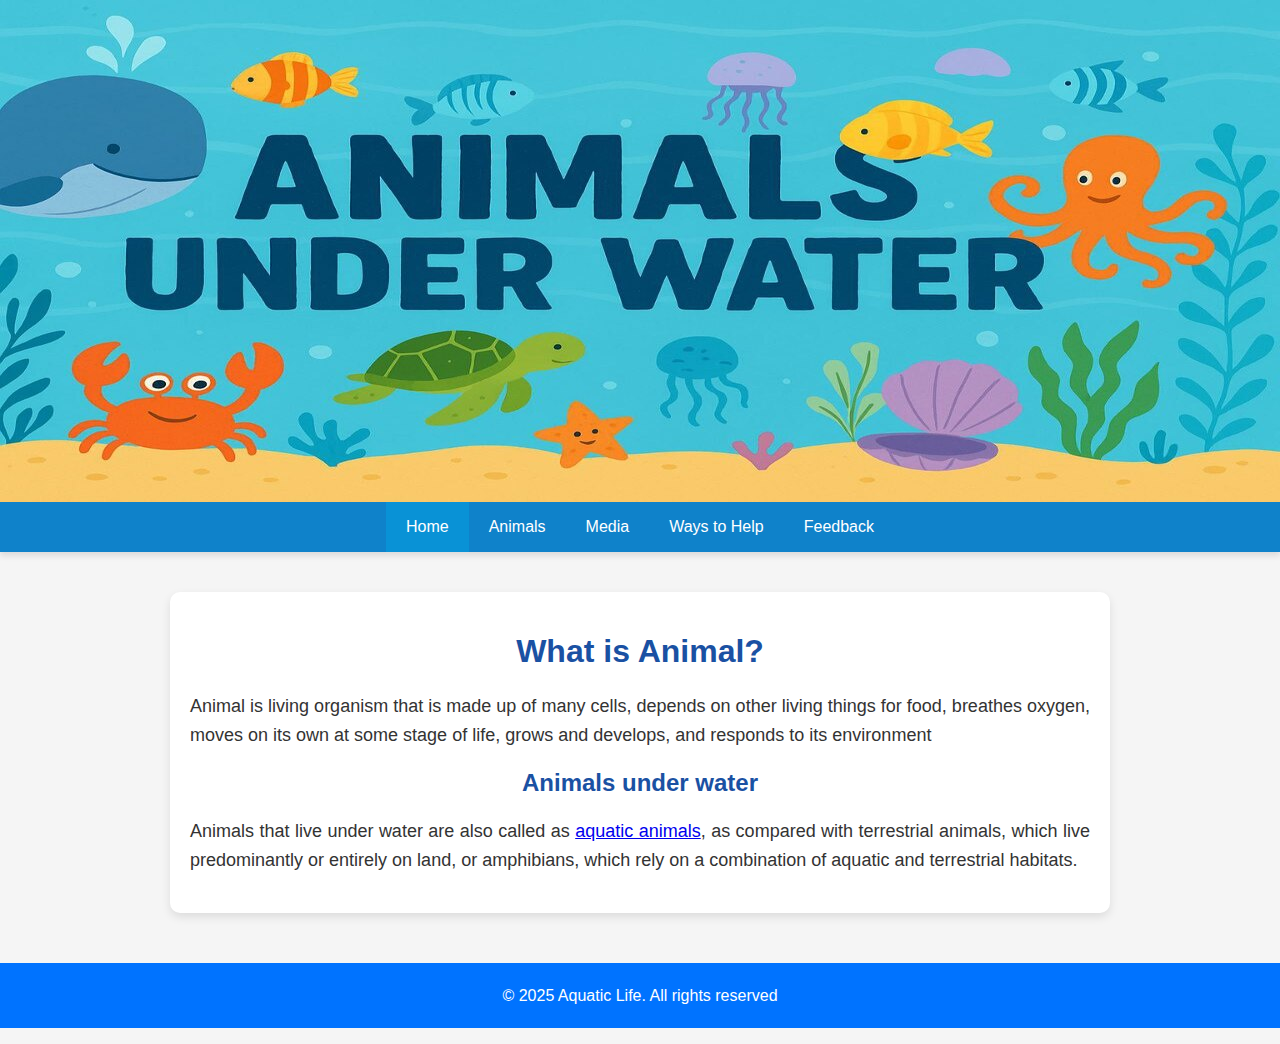
<file: index.html>
<!DOCTYPE html>
<html lang="en">
<head>
    <meta charset="UTF-8">
    <meta name="viewport" content="width=device-width, initial-scale=1.0">
    <title>Aquatic Life</title>
    <link href="style.css" rel="stylesheet" type="text/css" />
</head>
<body> 
    <!-- Banner Image -->
<img src="AnimalsUnderWater.jpg" alt="Banner showing aquatic animals" class="banner" />
<!-- Navigation Bar -->
<ul>
  <li><a href="index.html" class="active">Home</a></li>
  <li><a href="Types of Animals.html">Animals</a></li>
  <li><a href="media.html">Media</a></li>
  <li><a href="ways to help.html">Ways to Help</a></li>
  <li><a href="feedback.html">Feedback</a></li>
</ul>
  <!-- Content Section -->
  <div class="container">
    <h1>What is Animal?</h1>
    <p>Animal is living organism that is made up of many cells, depends on other living things for food, breathes oxygen, moves on its own at some stage of life, grows and develops, and responds to its environment</p>
    <h2>Animals under water</h2>
    <p>Animals that live under water are also called as
      <a href="#" target="_blank"> aquatic animals</a>, 
   as compared with terrestrial animals, which live predominantly or entirely on land, or amphibians, which rely on a combination of aquatic and terrestrial habitats.
    </p>
  </div>
  <!-- Footer -->
  <p class="website__rights">© 2025 Aquatic Life. All rights reserved</p>
</body>
</html>
</file>
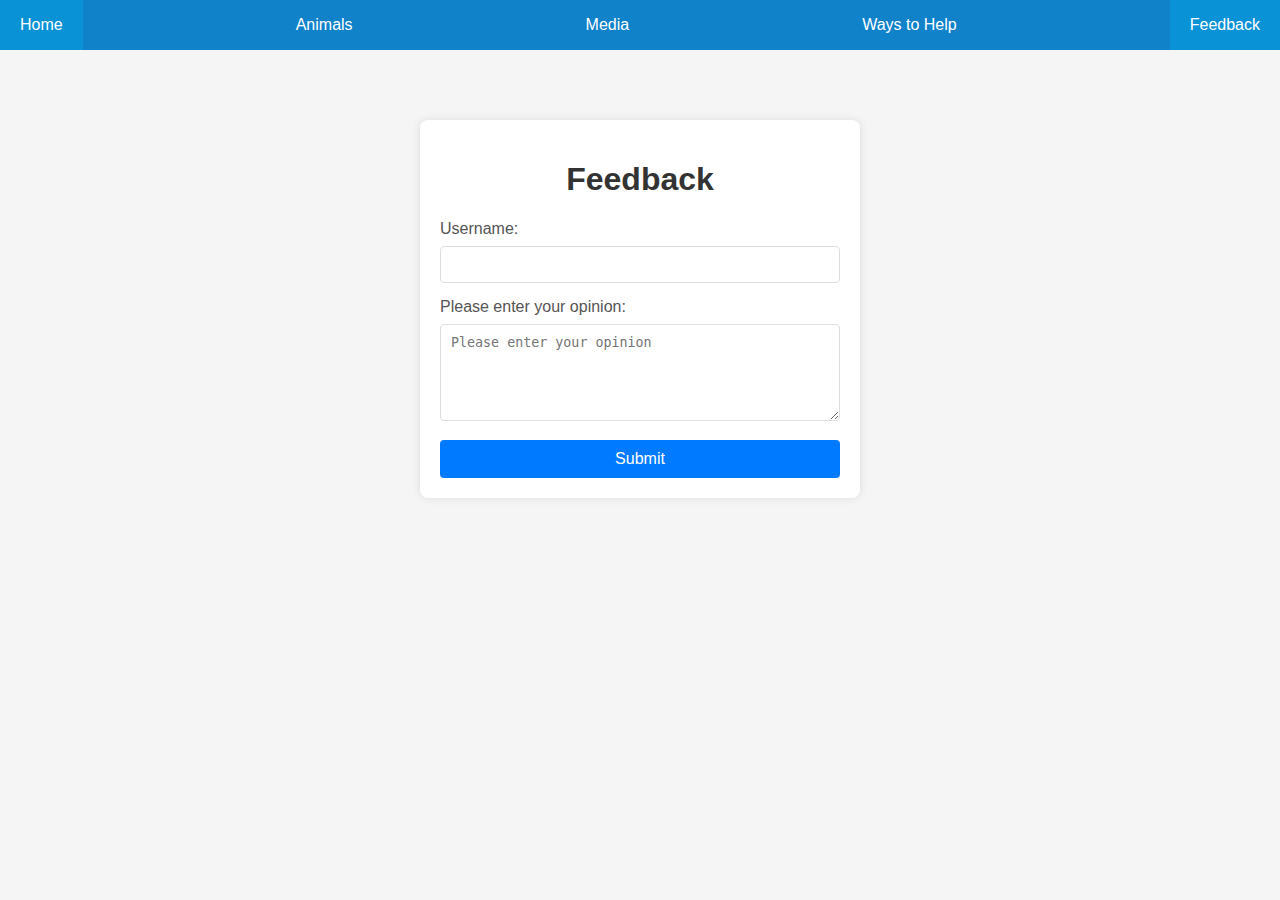
<file: feedback.html>
<!DOCTYPE html>
<html lang="en">
<head>
    <meta charset="UTF-8">
    <meta name="viewport" content="width=device-width, initial-scale=1.0">
    <title>Feedback Form</title>
    <link rel="stylesheet" href="feedback.css">
</head>
<body>
    <!-- Navigation Bar -->
    <ul>
        <li><a href="index.html">Home</a></li>
        <li><a href="Types of Animals.html">Animals</a></li>
        <li><a href="media.html">Media</a></li>
        <li><a href="ways to help.html">Ways to Help</a></li>
        <li><a href="feedback.html" class="active">Feedback</a></li>
    </ul>
    <div class="container">
        <h1>Feedback</h1>
        <form onsubmit="showThanks(); return false;">
            <label for="name">Username:</label>
            <input type="text" id="name" name="name" required>
            <label for="message">Please enter your opinion:</label>
            <textarea id="message" name="message" rows="5" required placeholder="Please enter your opinion"></textarea>
            <button type="submit">Submit</button>
        </form>
    </div>
    <script>
        function showThanks() {
            const box = document.getElementById('message');
            box.value = "";  
            box.placeholder = "Thanks for your feedback!";
        }
    </script>
</body>
</html>
</file>
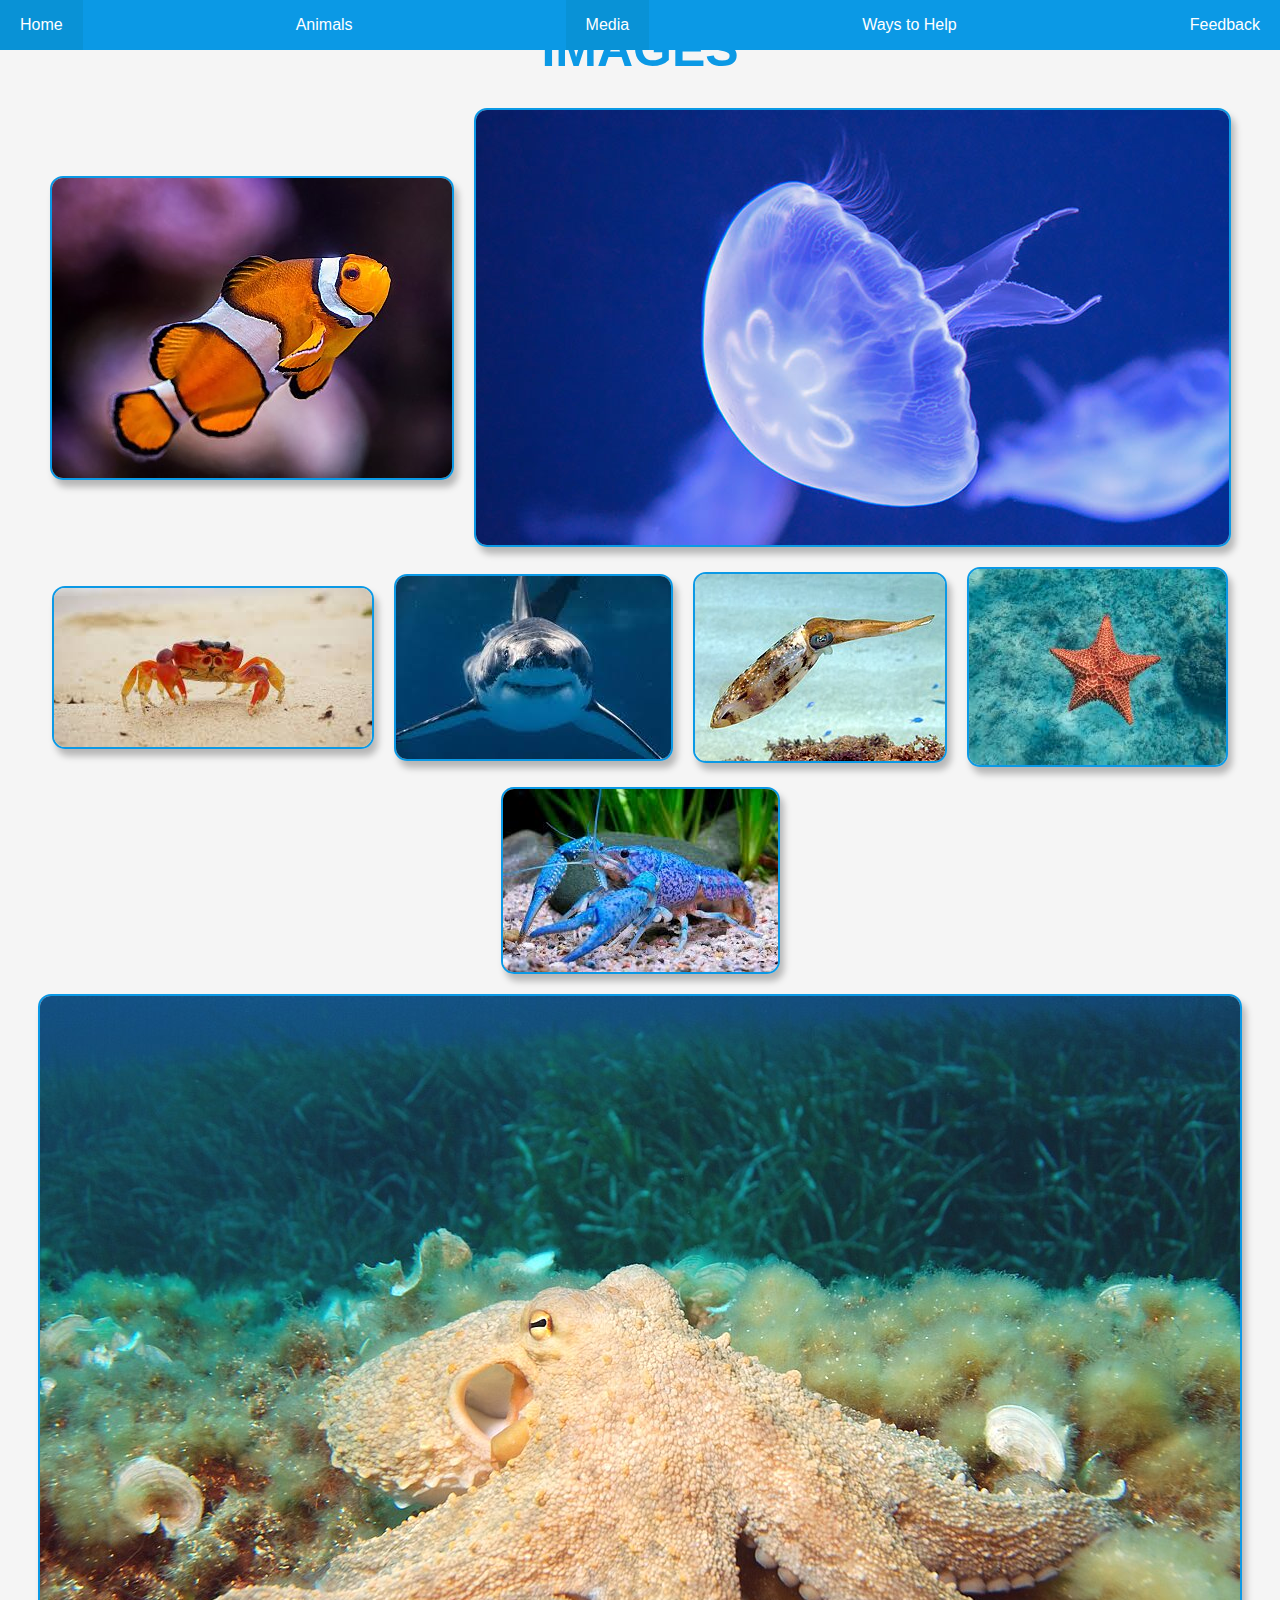
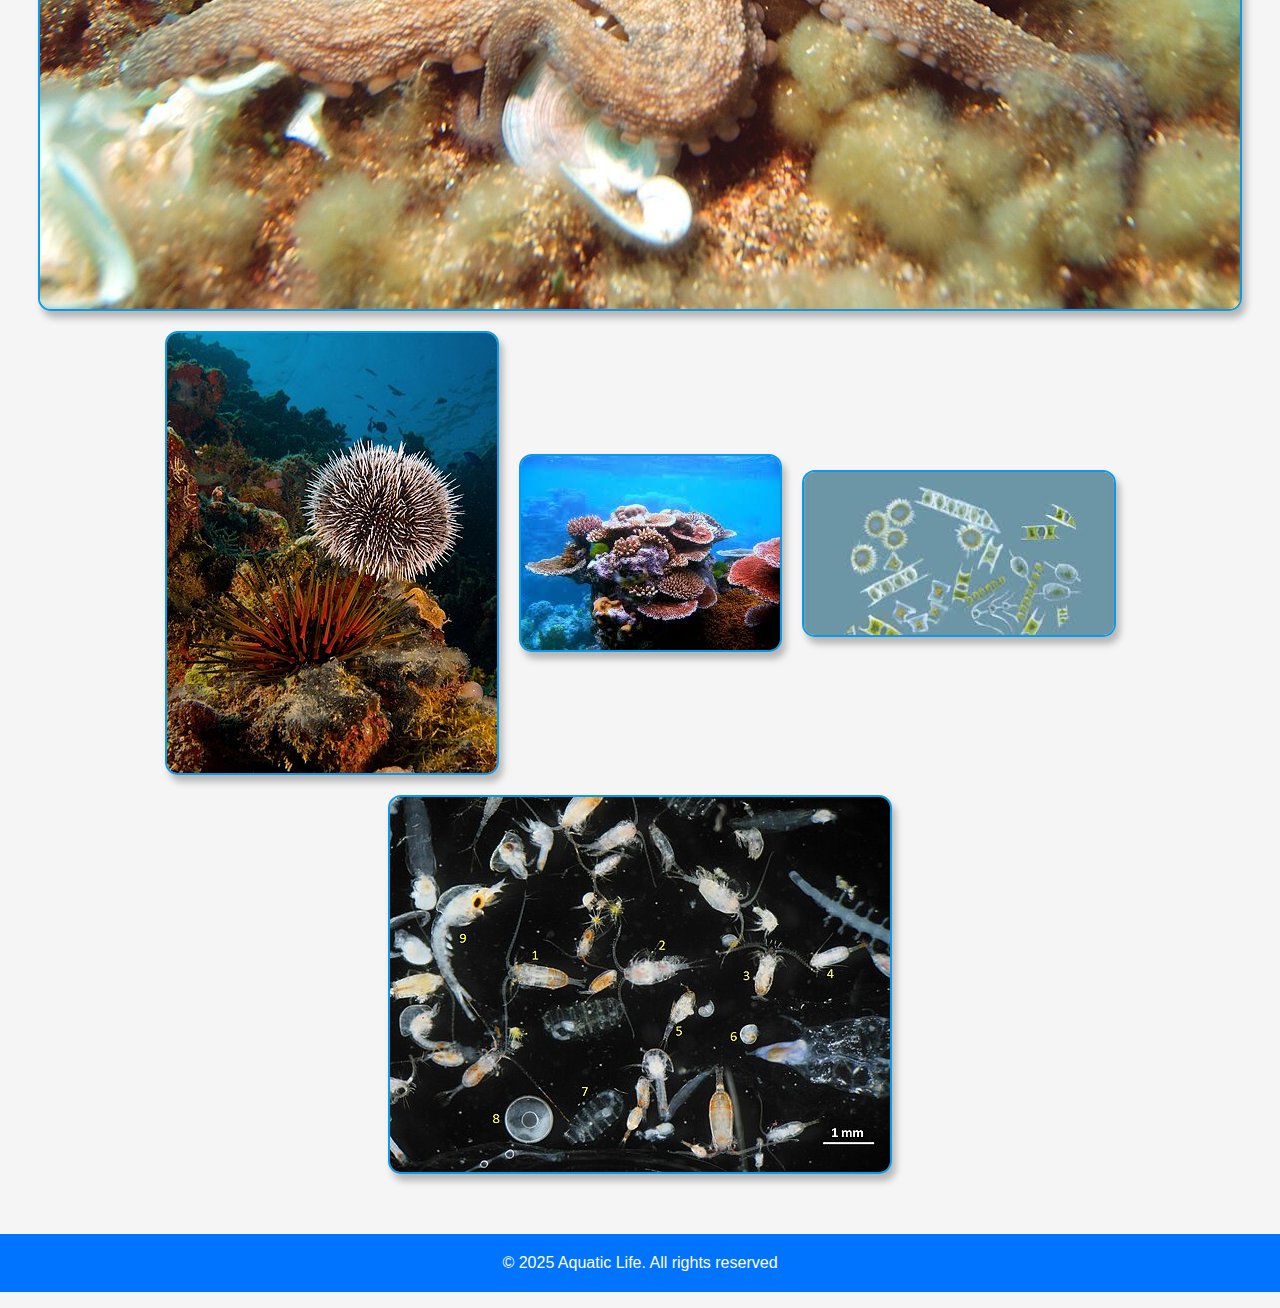
<file: media.html>
<!DOCTYPE html>
<html lang="en">
<head>
  <meta charset="utf-8">
  <meta name="viewport" content="width=device-width, initial-scale=1.0">
  <title>Media</title>
  <link href="media.css" rel="stylesheet" type="text/css">
</head>
<body>

    <!-- Navigation Bar -->
  <ul>
    <li><a href="index.html">Home</a></li>
    <li><a href="Types of Animals.html">Animals</a></li>
    <li><a href="media.html" class=" active">Media</a></li>
    <li><a href="ways to help.html">Ways to Help</a></li>
    <li><a href="feedback.html">Feedback</a></li>
  </ul>
  <section id="image-gallery">
    <h1>Images</h1>
    <div>
      <img src="clownfish.jpg" alt="Clownfish">
      <img src="cantik_jelly_fish.jpg" alt="Cantik Jelly Fish">
      <img src="crab.jpg" alt="Crab">
      <img src="shark.jpg" alt="Shark">
      <img src="squid.jpg" alt="Squid">
      <img src="starfish.jpg" alt="Starfish">
      <img src="lobster.jpg" alt="Lobster">
      <img src="octopus.jpg" alt="Octopus">
      <img src="black ball.jpg" alt="Black Ball">
      <img src="Funfact_Coral is animals.jpg" alt="Funfact Coral is animals">
      <img src="Phytoplankton.jpg" alt="Phytoplankton">
      <img src="yaallah_hardtofind.jpg" alt="Yaallah Hardtofind">
    </div>
  </section> 
    <!-- Footer -->
  <p class="website__rights">© 2025 Aquatic Life. All rights reserved</p>
</body>
</html>
</file>
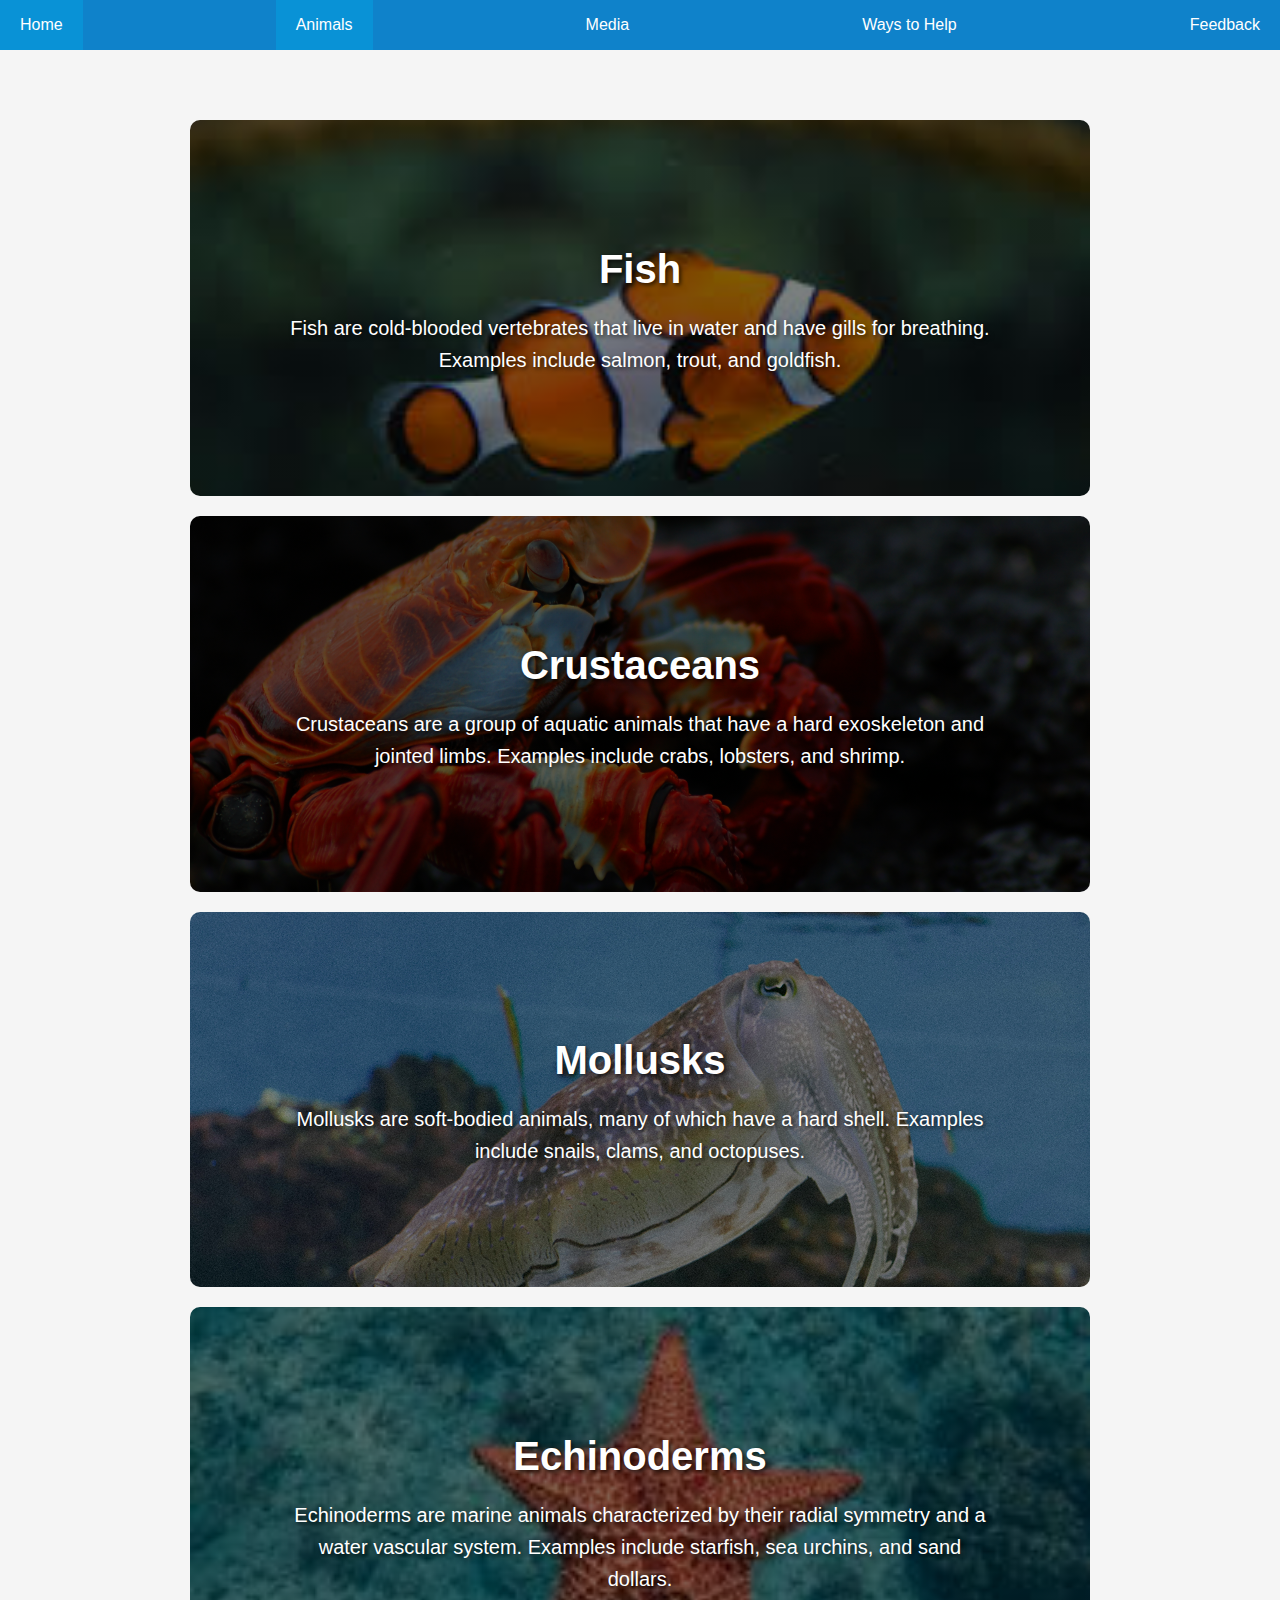
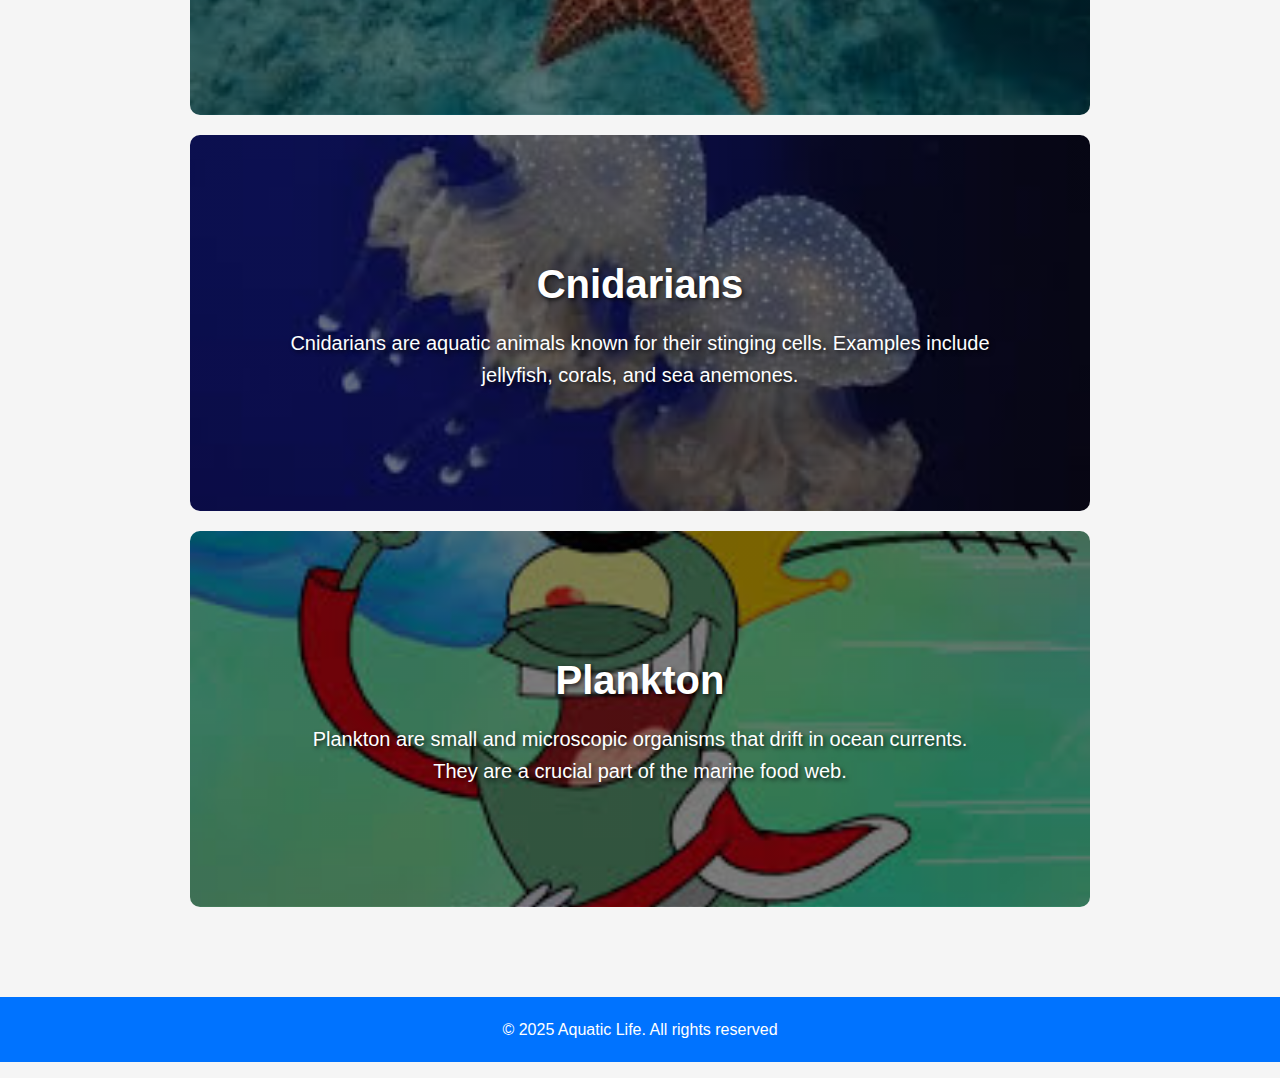
<file: Types of Animals.html>
<!DOCTYPE html>
<html lang="en">
<head>
  <meta charset="utf-8">
  <meta name="viewport" content="width=device-width, initial-scale=1.0">
  <title>Aquatic Animals</title>
  <link href="Types of Animals.css" rel="stylesheet" type="text/css">
</head>
<body>

  <!-- Navigation Bar -->
  <ul>
    <li><a href="index.html">Home</a></li>
    <li><a href="Types of Animals.html" class="active">Animals</a></li>
    <li><a href="media.html">Media</a></li>
    <li><a href="ways to help.html">Ways to Help</a></li>
    <li><a href="feedback.html">Feedback</a></li>
  </ul>
  <!-- Animal Type Sections -->
  <div class="container">
    <section id="fish">
      <h1>Fish</h1>
      <p>Fish are cold-blooded vertebrates that live in water and have gills for breathing. Examples include salmon, trout, and goldfish.</p>
    </section>
    <section id="crustaceans">
      <h1>Crustaceans</h1>
      <p>Crustaceans are a group of aquatic animals that have a hard exoskeleton and jointed limbs. Examples include crabs, lobsters, and shrimp.</p>
    </section>
    <section id="mollusks">
      <h1>Mollusks</h1>
      <p>Mollusks are soft-bodied animals, many of which have a hard shell. Examples include snails, clams, and octopuses.</p>
    </section>
    <section id="echinoderms">
      <h1>Echinoderms</h1>
      <p>Echinoderms are marine animals characterized by their radial symmetry and a water vascular system. Examples include starfish, sea urchins, and sand dollars.</p>
    </section>
    <section id="cnidarians">
      <h1>Cnidarians</h1>
      <p>Cnidarians are aquatic animals known for their stinging cells. Examples include jellyfish, corals, and sea anemones.</p>
    </section>
    <section id="plankton">
      <h1>Plankton</h1>
      <p>Plankton are small and microscopic organisms that drift in ocean currents. They are a crucial part of the marine food web.</p>
    </section>
  </div>
    <!-- Footer -->
  <p class="website__rights">© 2025 Aquatic Life. All rights reserved</p>
</body>
</html>
</file>
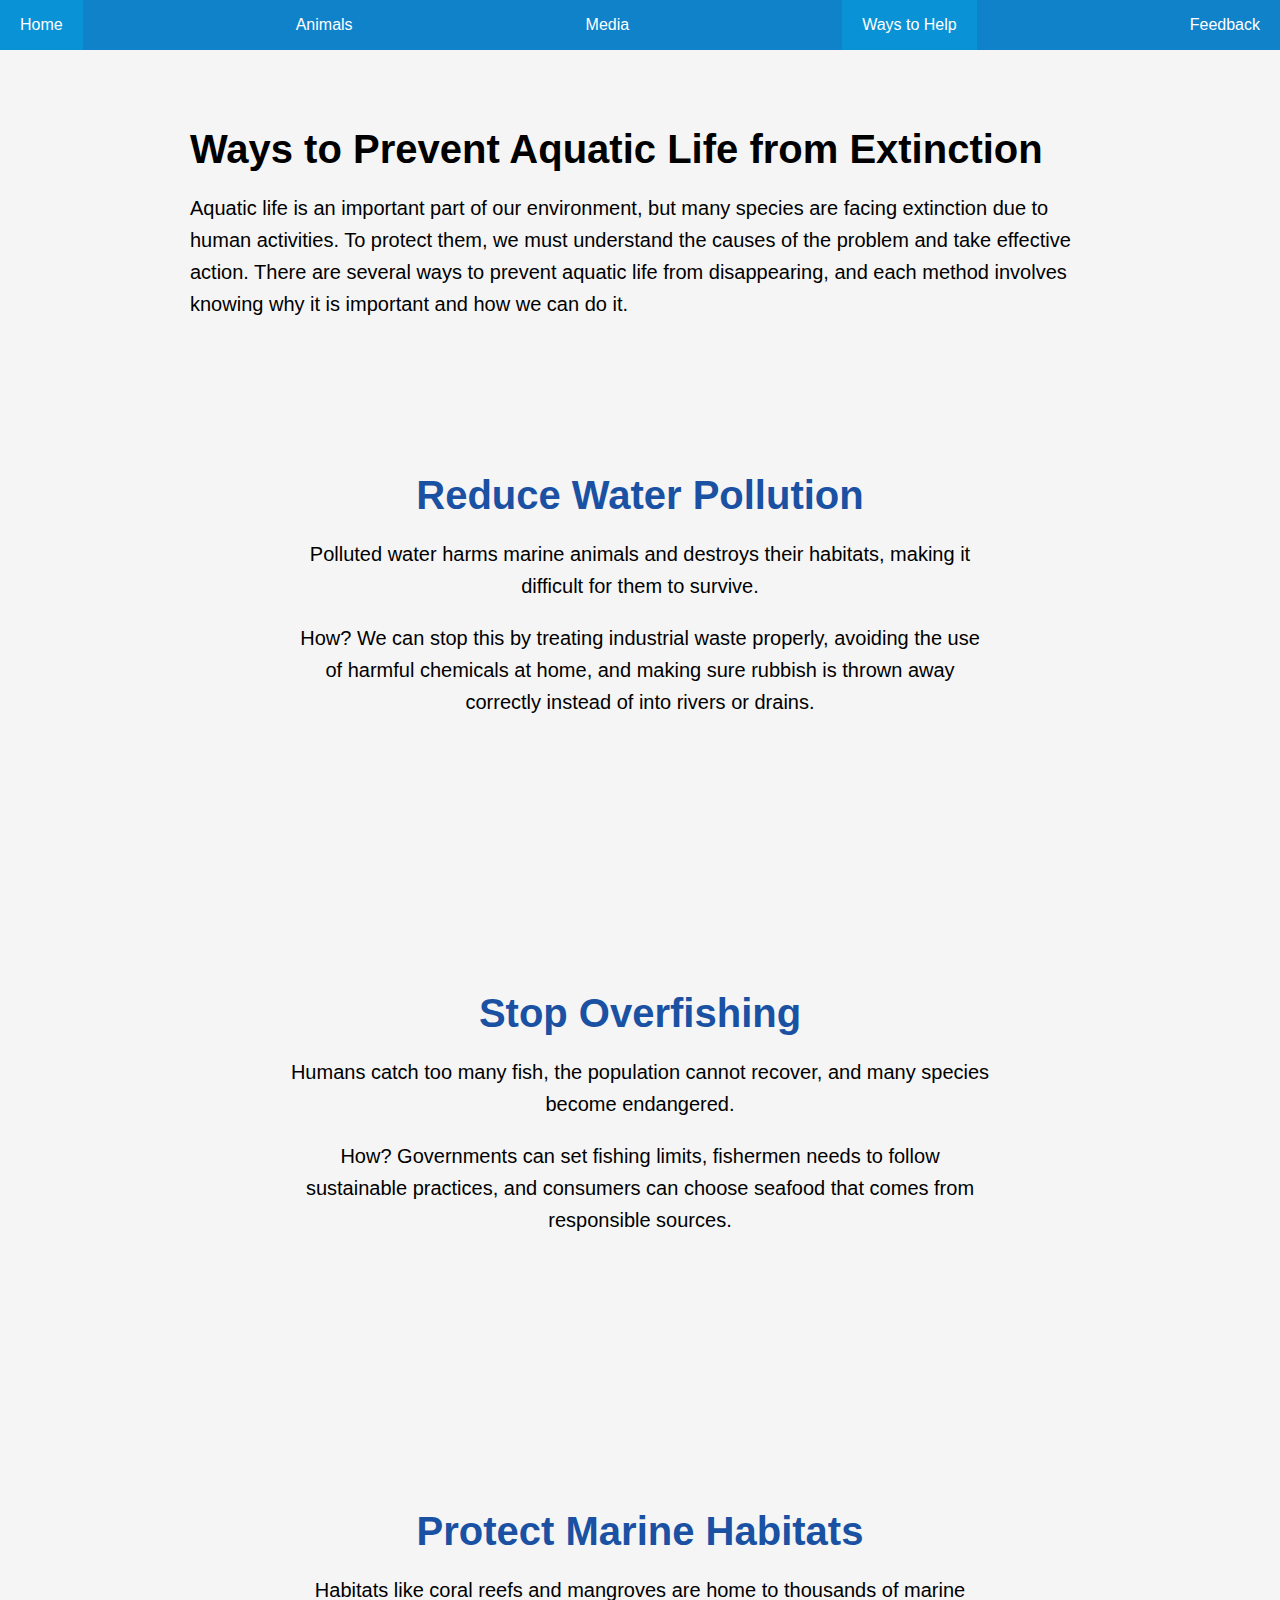
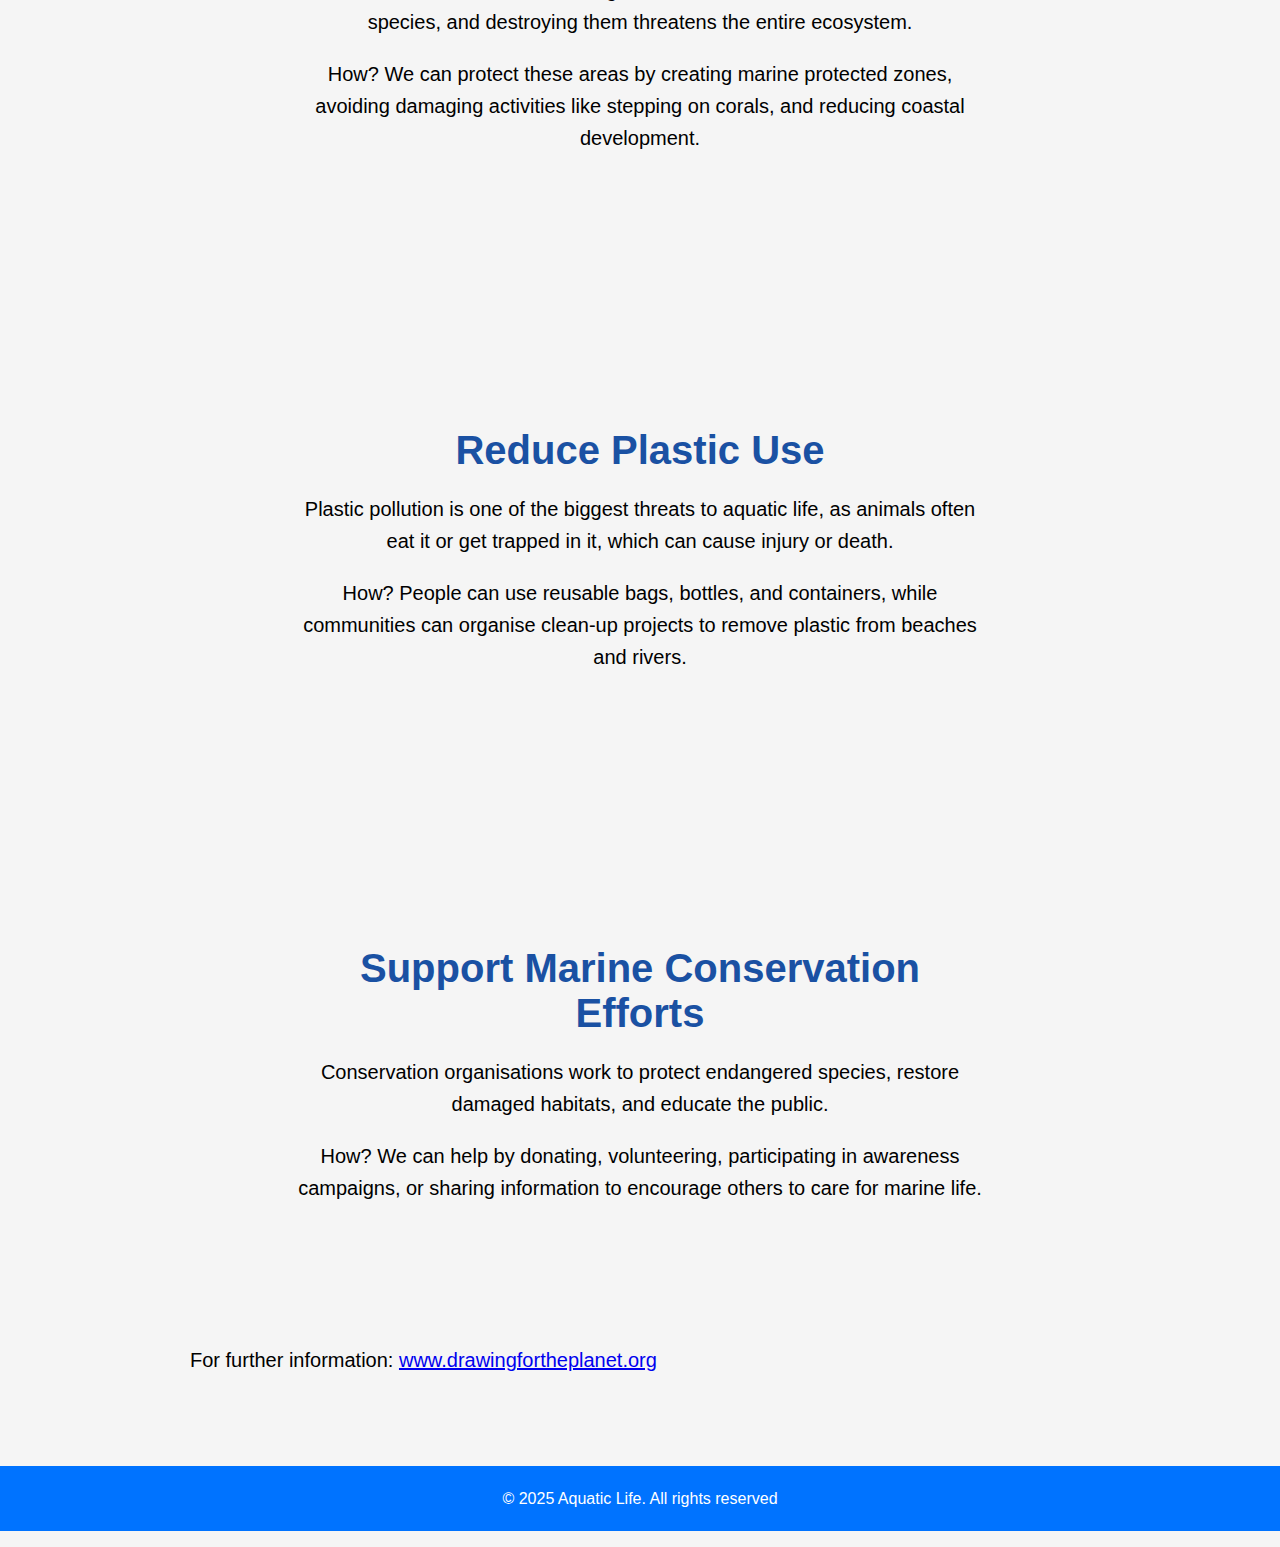
<file: ways to help.html>
<!DOCTYPE html>
<html lang="en">
<head>
  <meta charset="utf-8">
  <meta name="viewport" content="width=device-width, initial-scale=1.0">
  <title>Aquatic Animals</title>
  <link href="ways to help.css" rel="stylesheet" type="text/css">
</head>
<body>

  <!-- Navigation Bar -->
  <ul>
    <li><a href="index.html">Home</a></li>
    <li><a href="Types of Animals.html">Animals</a></li>
    <li><a href="media.html">Media</a></li>
    <li><a href="ways to help.html" class="active">Ways to Help</a></li>
    <li><a href="feedback.html">Feedback</a></li>
  </ul>
 
  <div class="container">
    <h1>Ways to Prevent Aquatic Life from Extinction</h1>
    <p>Aquatic life is an important part of our environment, but many species are facing extinction due to human activities.
       To protect them, we must understand the causes of the problem and take effective action. 
       There are several ways to prevent aquatic life from disappearing, and each method involves knowing why it is important and how we can do it.</p>
    <section id="Reduce Water Pollution">
      <h2>Reduce Water Pollution</h2>
      <p>Polluted water harms marine animals and destroys their habitats, making it difficult for them to survive.</p>
      <p>How? We can stop this by treating industrial waste properly, avoiding the use of harmful chemicals at home, and making sure rubbish is thrown away correctly instead of into rivers or drains.</p>
    </section>
    <section id="Stop Overfishing">
      <h2>Stop Overfishing</h2>
      <p> Humans catch too many fish, the population cannot recover, and many species become endangered.</p>
      <p>How? Governments can set fishing limits, fishermen needs to follow sustainable practices, and consumers can choose seafood that comes from responsible sources.</p>
    </section>
    <section id="Protect Marine Habitats">
      <h2>Protect Marine Habitats</h2>      
      <p>Habitats like coral reefs and mangroves are home to thousands of marine species, and destroying them threatens the entire ecosystem.</p>
      <p>How? We can protect these areas by creating marine protected zones, avoiding damaging activities like stepping on corals, and reducing coastal development.</p>
    </section>
    <section id="ReducePlasticUse">
      <h2>Reduce Plastic Use</h2>
      <p>Plastic pollution is one of the biggest threats to aquatic life, as animals often eat it or get trapped in it, which can cause injury or death. </p>
      <p>How? People can use reusable bags, bottles, and containers, while communities can organise clean-up projects to remove plastic from beaches and rivers.</p>
    </section>
    <section id="Support Marine Conservation Efforts">
      <h2>Support Marine Conservation Efforts</h2>
      <p>Conservation organisations work to protect endangered species, restore damaged habitats, and educate the public.</p>
      <p>How? We can help by donating, volunteering, participating in awareness campaigns, or sharing information to encourage others to care for marine life.</p>
    </section>
      <p>For further information:
    <a href="https://drawingfortheplanet.org/pages/how-you-can-help-protect-marine-wildlife" target="_blank">
      www.drawingfortheplanet.org</a>
      </p>
  </div>
    <!-- Footer -->
  <p class="website__rights">© 2025 Aquatic Life. All rights reserved</p>
</body>
</html>
</file>
<file: style.css>
/* General Styling */
body {
  margin: 0;
  padding: 0;
  font-family: Arial, sans-serif;
  background-color: #f5f5f5;
  text-align: center;
}

/* Banner Image */
img.banner {
  width: 100%;
  height: auto;
  display: block;
  margin: 0;
  padding: 0;
}

/* Navigation Bar */
ul {
  list-style-type: none;
  margin: 0;
  padding: 0;
  overflow: hidden;
  background-color: #0f82ca;
  width: 100%;
  display: flex;
  flex-wrap: wrap;
  justify-content: center;
  box-shadow: 0px 4px 6px rgba(0, 0, 0, 0.1);
}

li {
  float: left;
}

li a {
  display: block;
  color: #ffffff;
  text-align: center;
  padding: 16px 20px;
  text-decoration: none;
}

li a:hover:not(.active) {
  background-color: #0992d6;
}

.active {
  background-color: #0992d6;
}

/* Content Container */
.container {
  max-width: 900px;
  margin: 40px auto;
  padding: 20px;
  background-color: white;
  border-radius: 10px;
  box-shadow: 0px 4px 10px rgba(0, 0, 0, 0.1);
}

h1, h2 {
  color: #1a51a3;
}

p {
  font-size: 18px;
  color: #333;
  line-height: 1.6;
  text-align: justify;
}

/* Footer */
.website__rights {
  text-align: center;
  font-size: 16px;
  padding: 20px;
  background-color: #0073ff;
  color: white;
  margin-top: 50px;
}
</file>
<file: feedback.css>
/* General Styling */
body {
  margin: 0;
  padding: 0;
  font-family: Arial, sans-serif;
  background-color: #f5f5f5;
}

/* Navigation Bar */
ul {
  list-style-type: none;
  margin: 0;
  padding: 0;
  overflow: hidden;
  background-color: #0f82ca;
  position: fixed;
  top: 0;
  width: 100%;
  display: flex;
  justify-content: space-between;
}

li a {
  display: block;
  color: #ffffff;
  text-align: center;
  padding: 16px 20px;
  text-decoration: none;
}

li a:hover:not(.active) {
  background-color: #0992d6;
}

.active {
  background-color: #0992d6;
}

/* Page Layout */
.container {
  max-width: 400px;
  margin: 120px auto 40px auto; /* space for navbar */
  background-color: #fff;
  padding: 20px;
  border-radius: 8px;
  box-shadow: 0 0 10px rgba(0, 0, 0, 0.1);
}

/* Form Styling */
h1 {
  text-align: center;
  color: #333;
}

form label {
  display: block;
  margin-bottom: 8px;
  color: #555;
}

form input[type="text"],
form textarea {
  width: 100%;
  padding: 10px;
  margin-bottom: 15px;
  border: 1px solid #ddd;
  border-radius: 4px;
  box-sizing: border-box;
}

form button {
  background-color: #007bff;
  color: white;
  padding: 10px 15px;
  border: none;
  border-radius: 4px;
  cursor: pointer;
  font-size: 16px;
  width: 100%;
}

form button:hover {
  background-color: #0056b3;
}
</file>
<file: media.css>
/* General Styling */
body {
  margin: 0;
  padding: 0;
  font-family: Arial, sans-serif;
  background-color: #f5f5f5;
}
/* Navigation Bar */
ul {
  list-style-type: none;
  margin: 0;
  padding: 0;
  overflow: hidden;
  background-color: #0b99e5;
  position: fixed;
  top: 0;
  width: 100%;
  display: flex;
  flex-wrap: wrap;
  justify-content: space-between;
}

li {
  float: left;
}

li a {
  display: block;
  color: #ffffff;
  text-align: center;
  padding: 16px 20px;
  text-decoration: none;
}

li a:hover:not(.active) {
  background-color: #0992d6;
}

.active {
  background-color: #0992d6;
}

/* Headings */
h1, h2 {
  font-size: 50px;
  margin: 20px;
  text-align: center;
  text-transform: uppercase;
  color: #0b99e5;
}

/* Image Gallery */
div {
  display: flex;
  justify-content: center;
  align-items: center;
  flex-wrap: wrap;
}

div img {
  max-width: 100%;
  height: auto;
  border: 2px solid #0b99e5;
  border-radius: 13px;
  box-shadow: 4px 7px 7px 0px #00000042;
  cursor: pointer;
  margin: 10px;
  transition: 400ms;
}

div img:hover {
  filter: grayscale(1);
  transform: scale(1.03);
}

/* Videos */
iframe {
  max-width: 100%;
  height: auto;
}

/* Footer */
.website__rights {
  text-align: center;
  font-size: 16px;
  padding: 20px;
  background-color: #0073ff;
  color: white;
  margin-top: 50px;
}
</file>
<file: Types of Animals.css>
/* General Styling */
body {
  margin: 0;
  padding: 0;
  font-family: Arial, sans-serif;
  background-color: #f5f5f5;
}
/* Navigation Bar */
ul {
  list-style-type: none;
  margin: 0;
  padding: 0;
  overflow: hidden;
  background-color: #0f82ca;
  position: fixed;
  top: 0;
  width: 100%;
  display: flex;
  flex-wrap: wrap;
  justify-content: space-between;
}
li {
  float: left;
}
li a {
  display: block;
  color: #ffffff;
  text-align: center;
  padding: 16px 20px;
  text-decoration: none;
}
li a:hover:not(.active) {
  background-color: #0992d6;
}
.active {
  background-color: #0992d6;
}
.container {
  max-width: 900px;
  margin: auto;
  padding: 20px;
  margin-top: 80px; 
}
section {
  background-size: cover;
  background-position: center;
  color: white;
  text-shadow: 2px 2px 4px rgba(0, 0, 0, 0.7);
  padding: 100px;
  margin: 20px 0;
  border-radius: 10px;
  text-align: center;
}
/* Background Images */
#fish { background-image: linear-gradient(rgba(0,0,0,0.5), rgba(0,0,0,0.5)), url(fish.jpg); }
#crustaceans { background-image: linear-gradient(rgba(0,0,0,0.5), rgba(0,0,0,0.5)), url(crustaceans.jpg); }
#mollusks { background-image: linear-gradient(rgba(0,0,0,0.5), rgba(0,0,0,0.5)), url(mollusks.jpg); }
#echinoderms { background-image: linear-gradient(rgba(0,0,0,0.5), rgba(0,0,0,0.5)), url(echinoderms.jpg); }
#cnidarians { background-image: linear-gradient(rgba(0,0,0,0.5), rgba(0,0,0,0.5)), url(cnidarians.jpg); }
#plankton { background-image: linear-gradient(rgba(0,0,0,0.5), rgba(0,0,0,0.5)), url(plankton.jpg); }
/* Headings */
h1 {
  font-size: 40px;
  margin-bottom: 20px;
}
/* Paragraphs */
p {
  font-size: 20px;
  line-height: 1.6;
}

/* Footer */
.website__rights {
  text-align: center;
  font-size: 16px;
  padding: 20px;
  background-color: #0073ff;
  color: white;
  margin-top: 50px;
}
</file>
<file: ways to help.css>
/* General Styling */
body {
  margin: 0;
  padding: 0;
  font-family: Arial, sans-serif;
  background-color: #f5f5f5;
}
/* Navigation Bar */
ul {
  list-style-type: none;
  margin: 0;
  padding: 0;
  overflow: hidden;
  background-color: #0f82ca;
  position: fixed;
  top: 0;
  width: 100%;
  display: flex;
  flex-wrap: wrap;
  justify-content: space-between;
}
li {
  float: left;
}
li a {
  display: block;
  color: #ffffff;
  text-align: center;
  padding: 16px 20px;
  text-decoration: none;
}
li a:hover:not(.active) {
  background-color: #0992d6;
}
.active {
  background-color: #0992d6;
}
.container {
  max-width: 900px;
  margin: auto;
  padding: 20px;
  margin-top: 80px; 
}
h2 {
  color: #1a51a3;
  text-align: center;
}
section {
  background-size: cover;
  background-position: center;
  padding: 100px;
  margin: 20px 0;
  border-radius: 10px;
  text-align: center;
}
/* Headings */
h1, h2 {
  font-size: 40px;
  margin-bottom: 20px;
}
/* Paragraphs */
p {
  font-size: 20px;
  line-height: 1.6;
}

/* Footer */
.website__rights {
  text-align: center;
  font-size: 16px;
  padding: 20px;
  background-color: #0073ff;
  color: white;
  margin-top: 50px;

}
</file>
